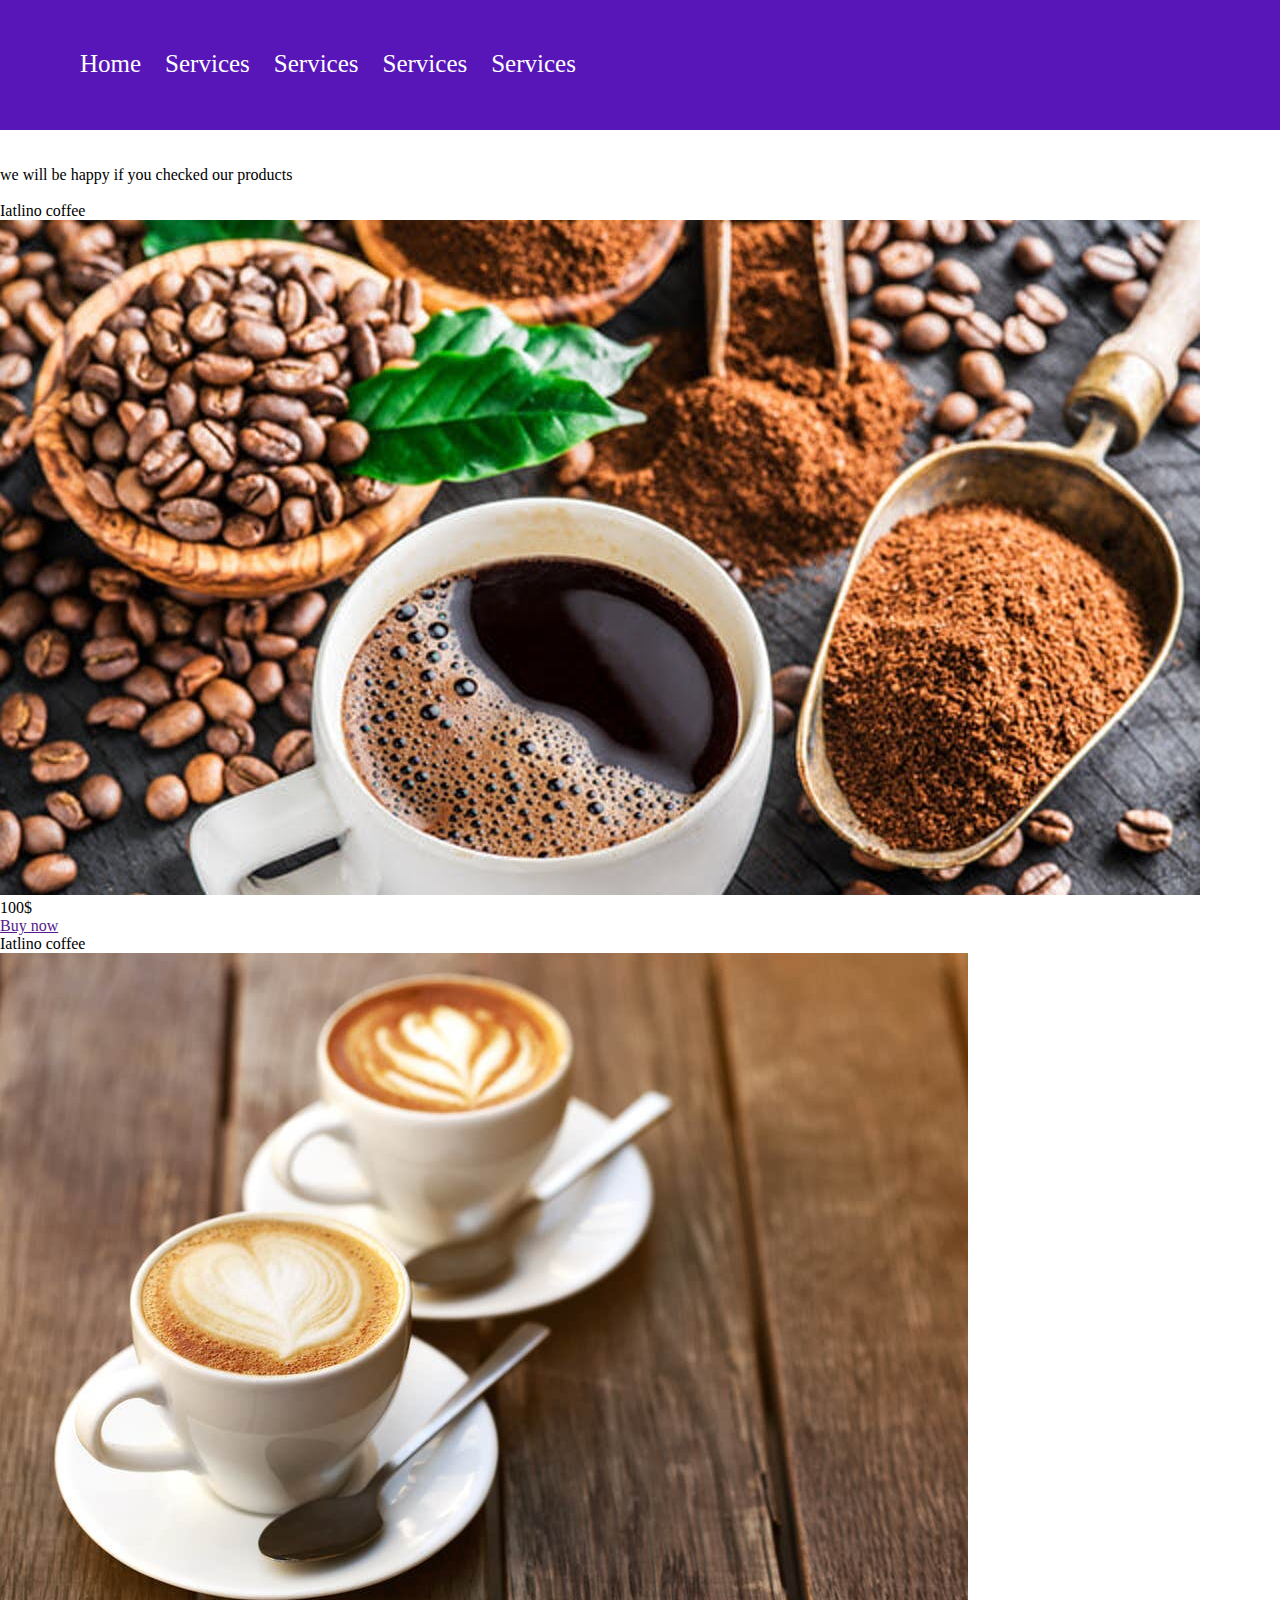
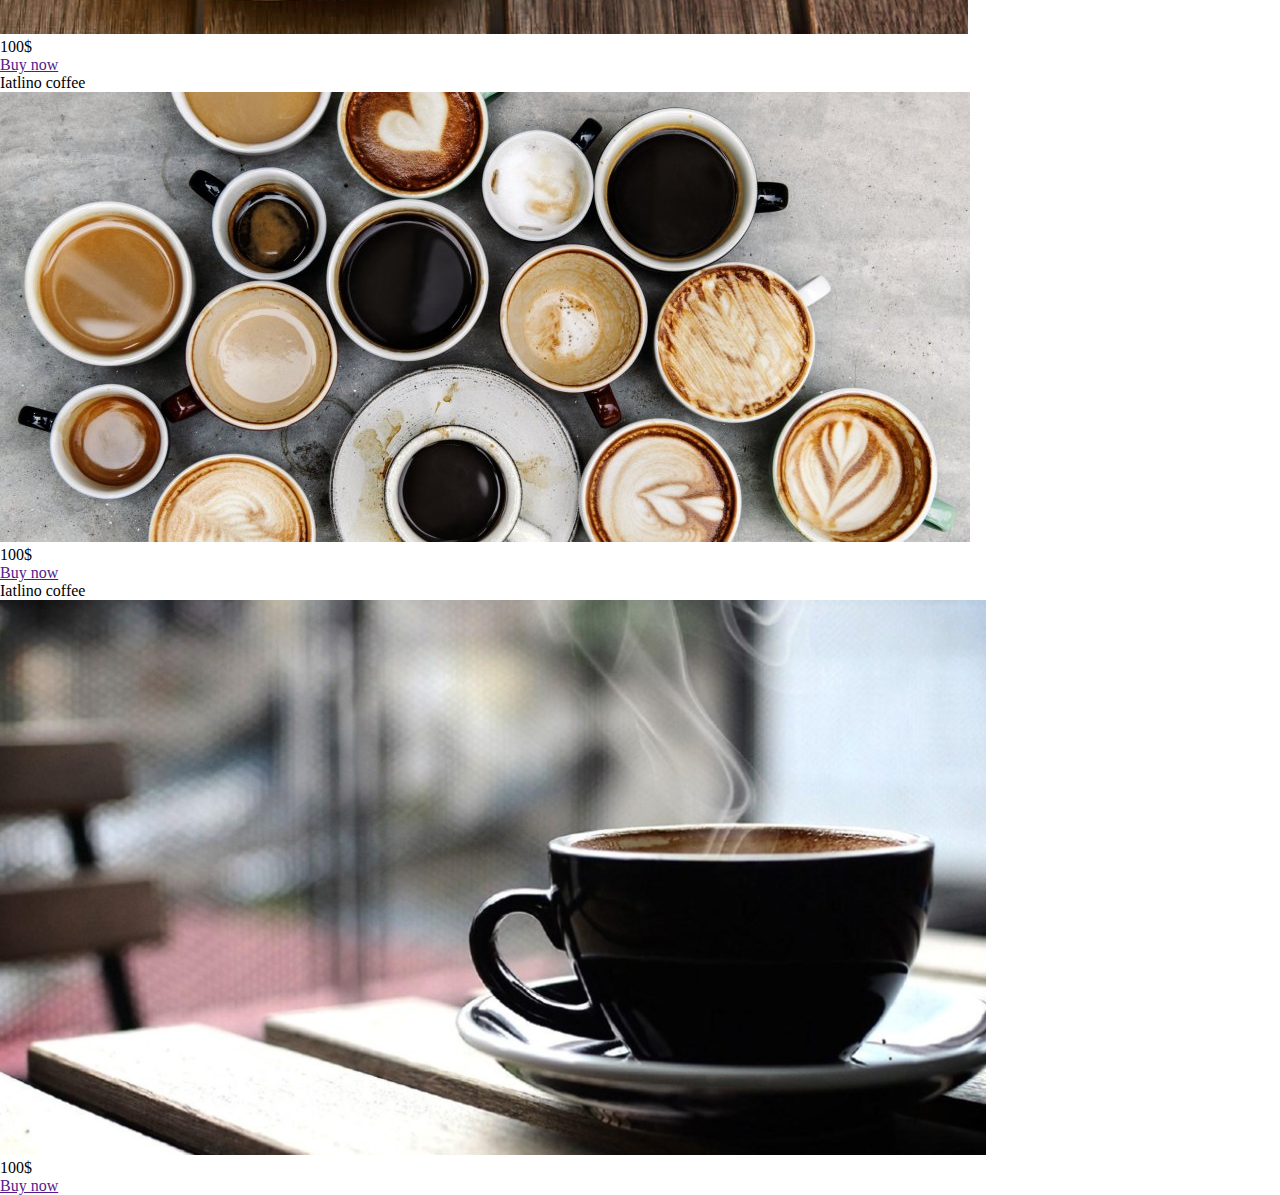
<file: task 5/index.html>
<!DOCTYPE html>
<html lang="en">
<head>
    <meta charset="UTF-8">
    <meta name="viewport" content="width=device-width, initial-scale=1.0">
    <title>Document</title>
    <link rel="stylesheet" href="css/style.css">
</head>
<body>
    <section class="navbar">
        <ul>
<li> <a href="#">home</a></li>
<li> <a href="#">services</a></li>
<li> <a href="#">services</a></li>
<li> <a href="#">services</a></li>
<li> <a href="#">services</a></li>
        </ul>
        </section>
        <br>
    <section class="header">
    </section>
    <br>
    <section class="products">
    <p> we will be happy if you checked our products</p>
    <br>
    <div class="pro pro1">
        <p class="title">Iatlino coffee </p>
<image src="images/2.jpeg" alt="">
<p class="desc">100$</p>
<a href = "">Buy now</a>
    </div>

    <div class="pro pro2">
        <p class="title">Iatlino coffee </p>
<image src="images/3.jpg" alt="">
<p class="desc">100$</p>
<a href = "">Buy now</a>
    </div>

    <div class="pro pro3">
        <p class="title">Iatlino coffee </p>
<image src="images/4.jpg" alt="">
<p class="desc">100$</p>
<a href = "">Buy now</a>
    </div>

    <div class="pro pro4">
        <p class="title">Iatlino coffee </p>
<image src="images/5.PNG" alt="">
<p class="desc">100$</p>
<a href = "">Buy now</a>
    </div>
    </section>
</body>
</html>
</file>
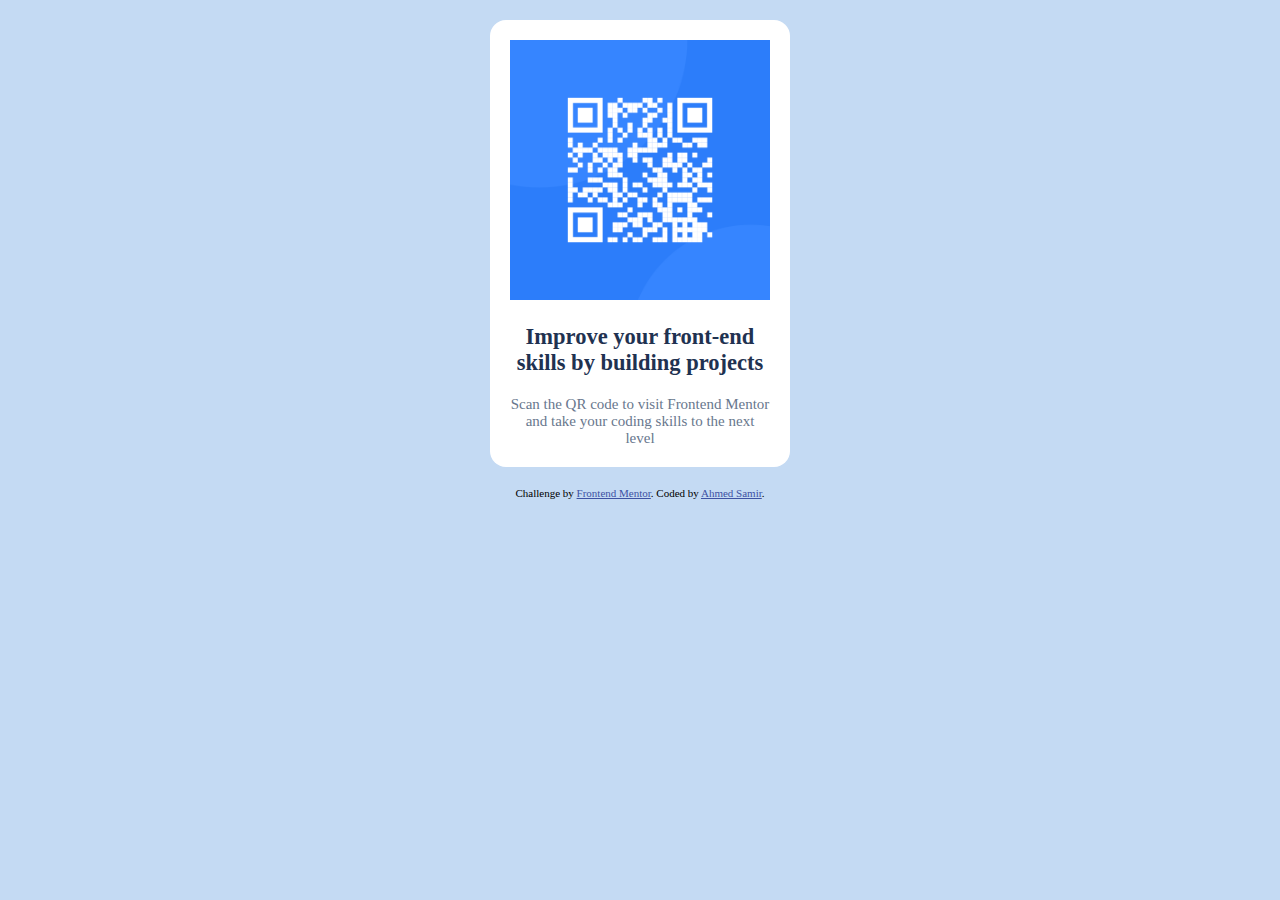
<file: task3/index.html>
<!DOCTYPE html>
<html lang="en">
<head>
  <meta charset="UTF-8">
  <meta name="viewport" content="width=device-width, initial-scale=1.0"> <!-- displays site properly based on user's device -->

  <link rel="icon" type="image/png" sizes="32x32" href="./images/favicon-32x32.png">
  
  <title>Frontend Mentor | QR code component</title>
  <link rel="stylesheet" href="css/main.css">

  <!-- Feel free to remove these styles or customise in your own stylesheet 👍 -->
  <style>
    .attribution { font-size: 11px; text-align: center; }
    .attribution a { color: hsl(228, 45%, 44%); }
  </style>
</head>
<body>
<div class="container">
<img src="images/image-qr-code.png" alt="">
<h1> Improve your front-end skills by building projects</h1>
<p>  Scan the QR code to visit Frontend Mentor and take your coding skills to the next level</p>
</div>
  <div class="attribution">
    Challenge by <a href="https://www.frontendmentor.io?ref=challenge" target="_blank">Frontend Mentor</a>. 
    Coded by <a href="#">Ahmed Samir</a>.
  </div>
</body>
</html>
</file>
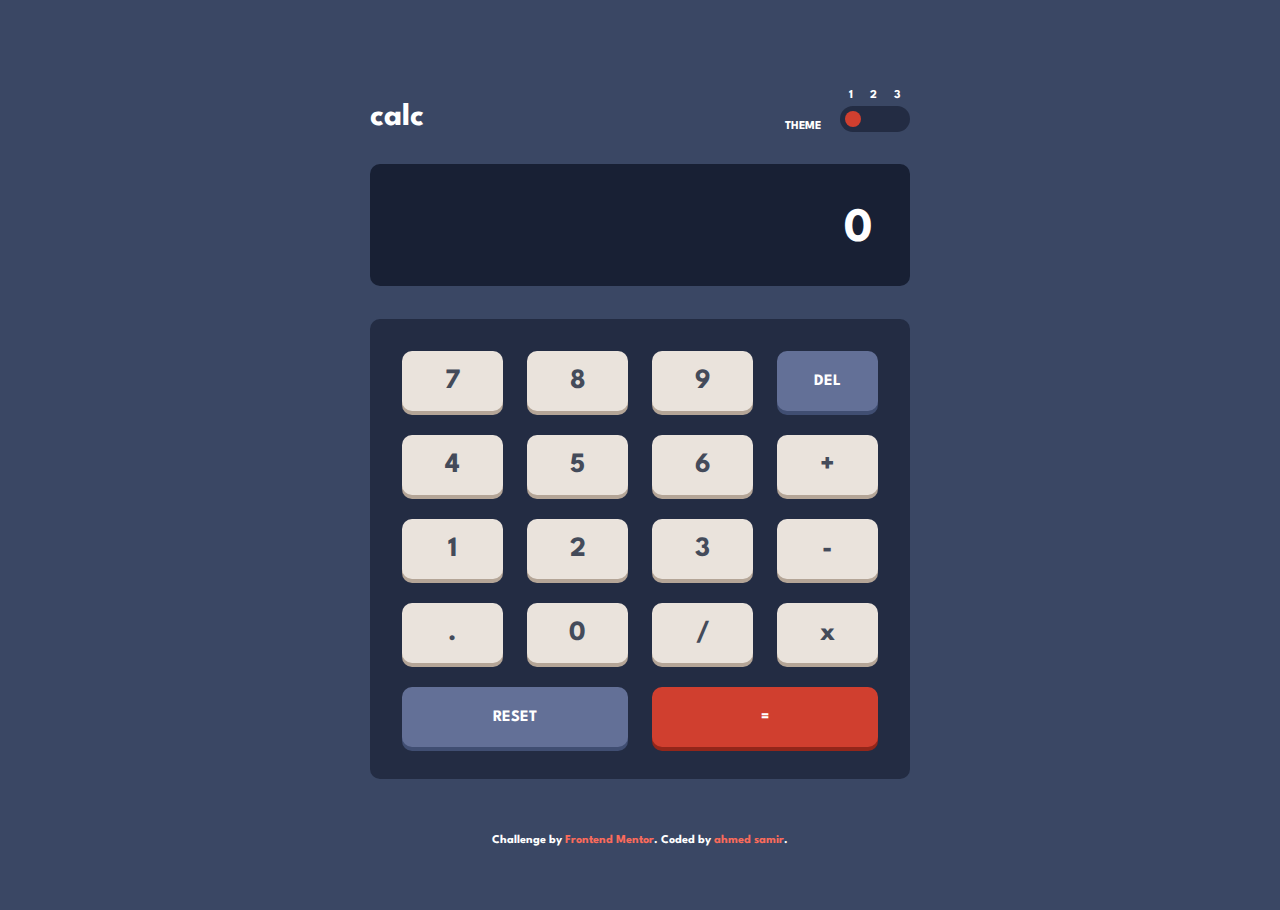
<file: task4/index.html>
<!DOCTYPE html>
<html lang="en">

<head>
  <meta charset="UTF-8">
  <meta name="viewport" content="width=device-width, initial-scale=1.0">
  <link rel="preconnect" href="https://fonts.gstatic.com">
  <link href="https://fonts.googleapis.com/css2?family=Spartan:wght@700&display=swap" rel="stylesheet">
  <link rel="icon" type="image/png" sizes="32x32" href="./images/favicon-32x32.png">
  <link rel="stylesheet" href="style.css">
  <title>Frontend Mentor | Calculator app</title>
</head>

<body>
  <div class="container">
    <div class="header">
      <h1 class="title">calc</h1>
      <p class="theme">THEME</p>
      <div class="theme-numbers">
        <span>1</span>
        <span>2</span>
        <span>3</span>
      </div>
      
      <div class="switch-toggle switch-3 switch-candy">

        <input id="theme1" name="state-d" type="radio" />
        <label for="theme1" class="toggle"></label>

        <input id="theme2" name="state-d" type="radio" />
        <label for="theme2" class="toggle"></label>

        <input id="theme3" name="state-d" type="radio" />
        <label for="theme3" class="toggle"></label>

      </div>
    </div>  
    
    <div class="container-display">
      <p class="display" id="display">0</p>
    </div>
    <div class="keyboard">
      <button class="btn">7</button>
      <button class="btn">8</button>
      <button class="btn">9</button>
      <button class="btn btn-function-key" aria-label="delete">DEL</button>
      <button class="btn">4</button>
      <button class="btn">5</button>
      <button class="btn">6</button>
      <button class="btn" aria-label="addition">+</button>
      <button class="btn">1</button>
      <button class="btn">2</button>
      <button class="btn">3</button>
      <button class="btn" aria-label="subtract">-</button>
      <button class="btn" aria-label="decimal">.</button>
      <button class="btn">0</button>
      <button class="btn" aria-label="divide">/</button>
      <button class="btn" aria-label="multiply">x</button>
      <button class="btn btn-function-key btn-reset-key" >RESET</button>
      <button class="btn btn-equal-key" aria-label="equals">=</button>
    </div> 
  </div> 

  <div class="attribution">
    <div>Challenge by <a href="https://www.frontendmentor.io?ref=challenge" target="_blank" rel="noopener">Frontend Mentor</a>.</div>
    <div>Coded by <a href="ahmed.aboraya2004@gmail.com">ahmed samir</a>.</div>
  </div>
  
  <script src="scalculator.js"></script>
</body>

</html>
</file>
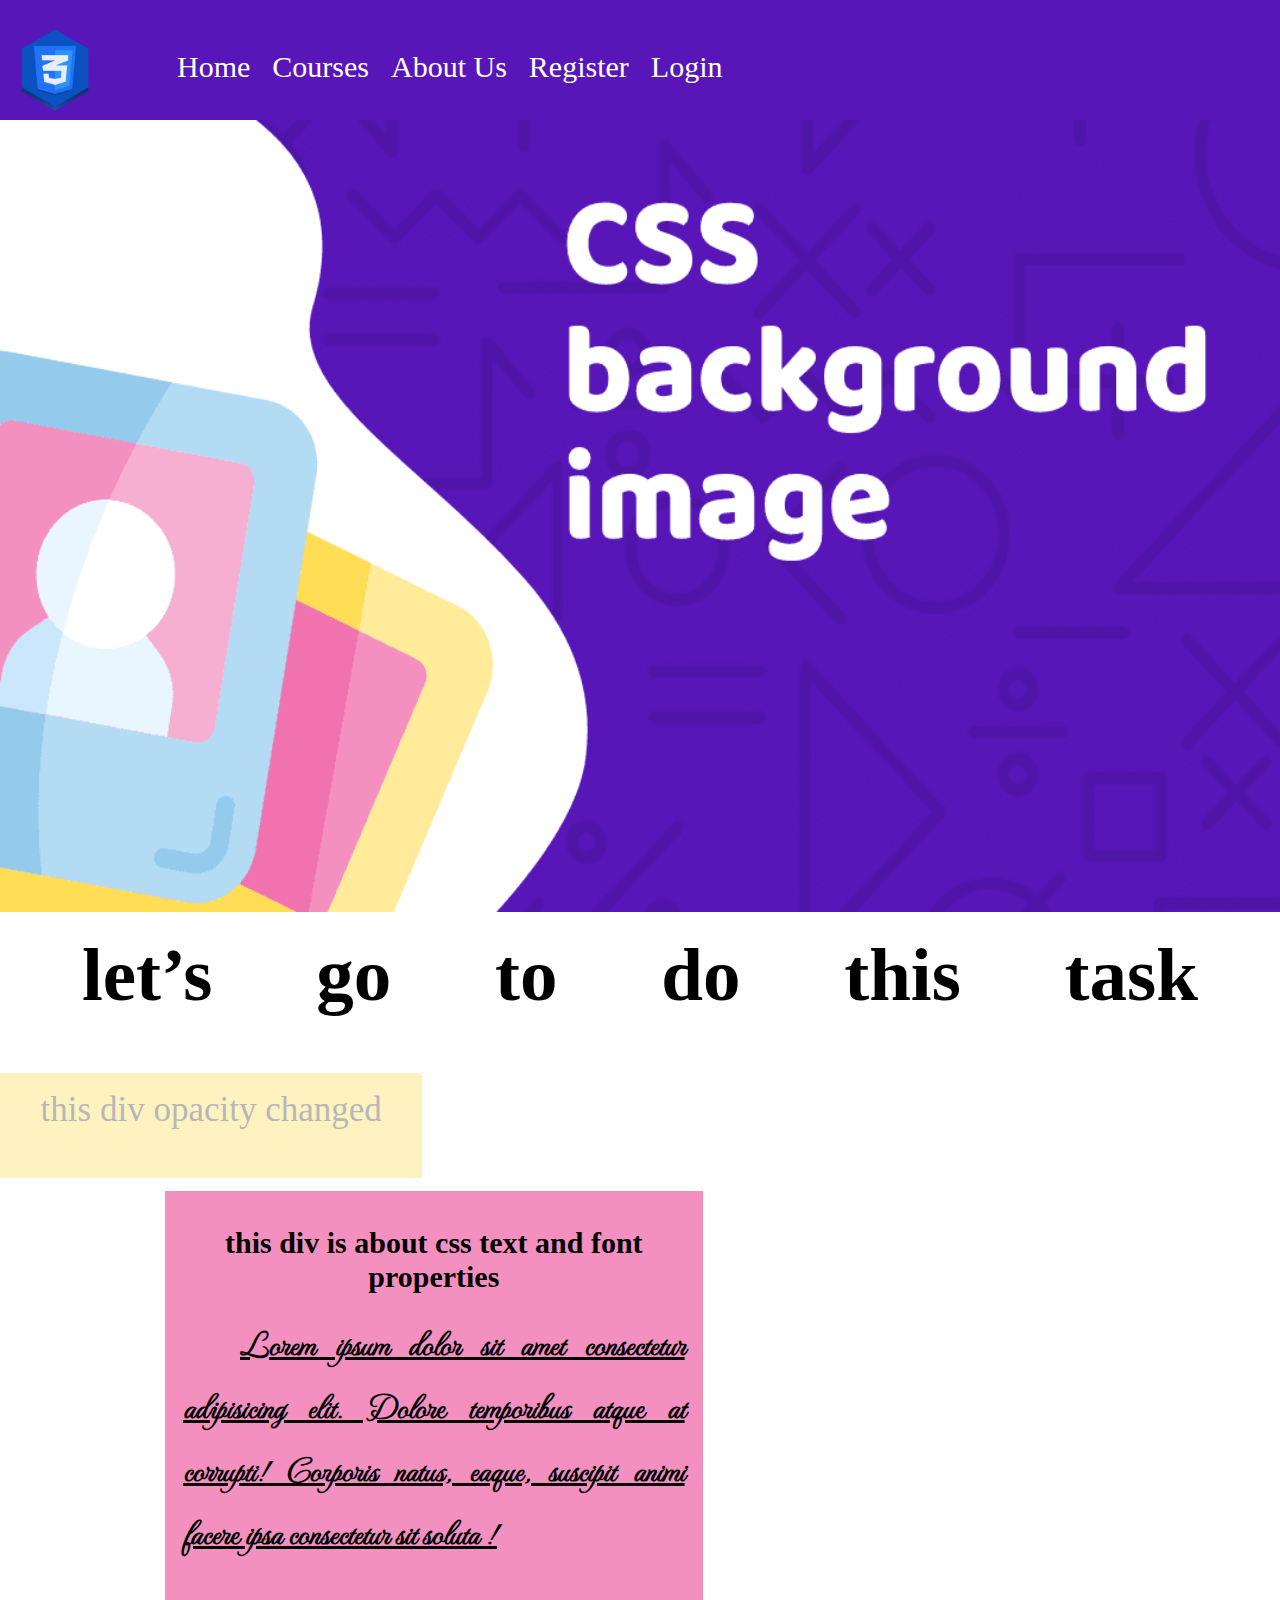
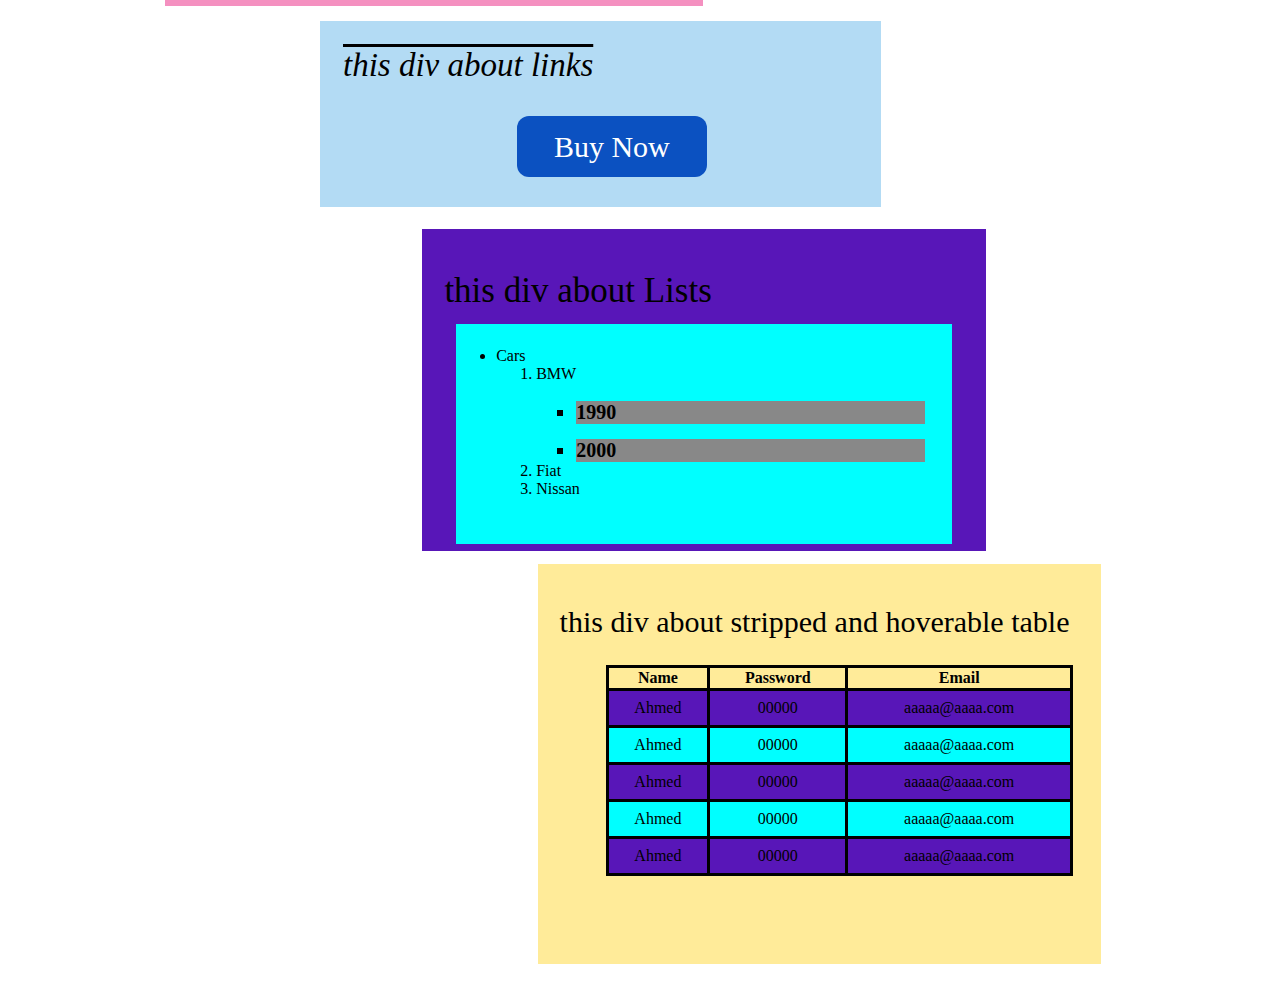
<file: task7/index.html>
<!DOCTYPE html>
<html lang="en">

<head>
    <meta charset="UTF-8">
    <meta name="viewport" content="width=device-width, initial-scale=1.0">
    <title>Document</title>
    <link rel="stylesheet" href="css/style.css">
    <link rel="preconnect" href="https://fonts.googleapis.com">
    <link rel="preconnect" href="https://fonts.gstatic.com" crossorigin>
    <link href="https://fonts.googleapis.com/css2?family=MonteCarlo&display=swap" rel="stylesheet">
</head>
<body>
    <nav class="navbar">
        <img src="images/logo.png" alt="logo">
    
        <ul>
           <li ><a href=" ">Home</a></li> 
            <li><a href=" ">Courses</a></li>
            <li><a href=" ">About Us</a></li>
            <li><a href=" ">Register</a></li>
            <li><a href=" ">Login</a></li>
        </ul>
    </nav>
    <section class="backimg">

    </section>
    <h3>let’s go to do this task</h3>
    <div class="orange">this div opacity changed</div>
    <div class="pink">
        <h4>this div is about css text and font properties </h4>

        <p>Lorem ipsum dolor sit amet consectetur adipisicing elit. Dolore temporibus atque at corrupti! Corporis natus,
            eaque, suscipit animi facere ipsa consectetur sit soluta !</p>
    </div>
    <div class="blue">
        <p> this div about links </p>

        <center><a href="">Buy Now</a></center>
    </div>
    <section class="sectionone">
        <p>this div about Lists</p>

        <div class="move">
            <ul class="ulone">
                <li>Cars</li>
                <ol>
                    <li>BMW</li>
                    <ul class="ultwo">
                        <li class="lione">1990</li>
                        <li>2000</li>
                    </ul>
                    <li>Fiat</li>
                    <li>Nissan</li>
                </ol>
            </ul>
        </div>
    </section>
    <div class="orangetwo">
        <p>this div about stripped and hoverable table</p>

        <table>
            <thead>
                <tr>
                    <th>Name</th>
                    <th>Password</th>
                    <th>Email</th>
                </tr>
            </thead>

            <tbody>
                <tr>
                    <td>Ahmed</td>
                    <td>00000</td>
                    <td>aaaaa@aaaa.com</td>
                </tr>
                <tr>
                    <td>Ahmed</td>
                    <td>00000</td>
                    <td>aaaaa@aaaa.com</td>
                </tr>
                <tr>
                    <td>Ahmed</td>
                    <td>00000</td>
                    <td>aaaaa@aaaa.com</td>
                </tr>
                <tr>
                    <td>Ahmed</td>
                    <td>00000</td>
                    <td>aaaaa@aaaa.com</td>
                </tr>
                <tr>
                    <td>Ahmed</td>
                    <td>00000</td>
                    <td>aaaaa@aaaa.com</td>
                </tr>
            </tbody>

        </table>


    </div>
</body>

</html>
</file>
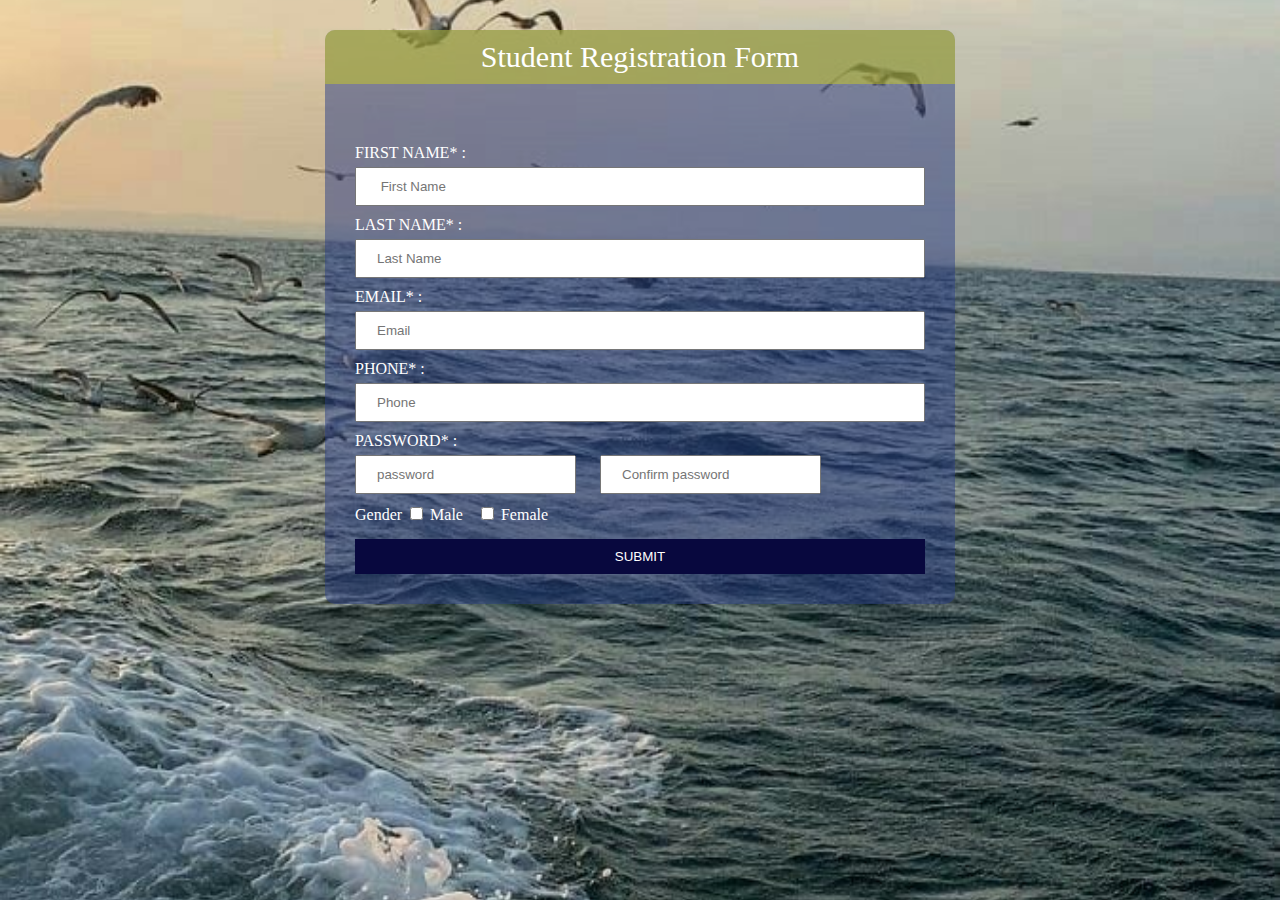
<file: task6/form.html>
<!DOCTYPE html>
<html lang="en">
<head>
    <meta charset="UTF-8">
    <meta http-equiv="X-UA-Compatible" content="IE=edge">
    <meta name="viewport" content="width=device-width, initial-scale=1.0">
    <title>Document</title>
    <link rel="stylesheet" href="css/style.css">
</head>
<body>
    <section class="formContainer">
    <p>Student Registration Form</p>
    <form action="">
        <div>
        <label for="FN" >FIRST NAME* :</label><br>
       <input type="text" id="FN" name="firstname" placeholder=" First Name"> <br>
    </div>
    <div>
       <label for="LN" >LAST NAME* :</label><br>
       <input type="text" id="LN" name="lastname" placeholder="Last Name"><br>
    </div>
    <div>
       <label for="email">EMAIL* :</label><br>
       <input type="email" name="" id="" required placeholder="Email"><br>
    </div>
    <div>
       <label>PHONE* :</label><br>
       <input type="text" id="phone" name="phone" placeholder="Phone"><br>
    </div>
    <div>
       <label for="pass">PASSWORD* :</label><br>
       <input type="password" name="pass" id="password" required placeholder="password">
       <input type="password" name="confirmpass" id="confirmpassword" required placeholder="Confirm password"><br> 
    </div>
    <div>
       <label>Gender</label>
       <input type="checkbox" id="male" name="gender">
       <label class="gender" for="male">Male</label>
       <input type="checkbox" id="female" name="gender">
       <label class="gender" for="female">Female</label><br>
    </div>
       <input type="submit" value="SUBMIT">
    </form>
</section>
</body>
</html>
</file>
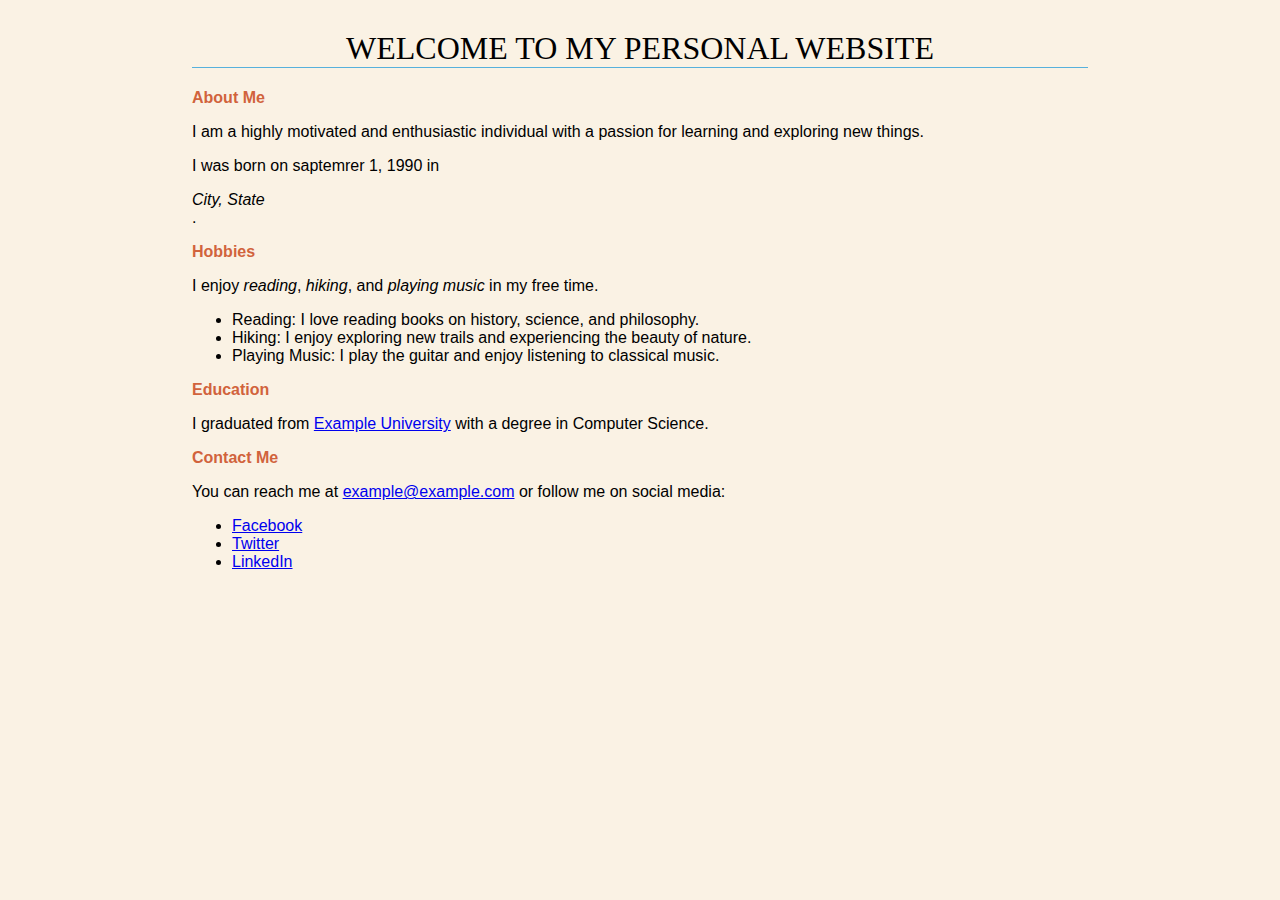
<file: task1/index. html/task1.html>
<!DOCTYPE html>
<html>
<head>
  <meta charset="utf-8">
  <meta name="viewport" content="width=device-width, initial-scale=1.0">
  <meta name="author" content="Your Name">
  <meta name="description" content="Your personal website">
  <meta name="keywords" content="your, name, personal, website">
  <title>Your Name - Personal Website</title>
  <style>
    body {
      background-color: #faf2e4;
      margin: 0 15%;
      font-family: sans-serif;
    }
    h1 {
      text-align: center;
      font-family: serif;
      font-weight: normal;
      text-transform: uppercase;
      border-bottom: 1px solid #57b1dc;
      margin-top: 30px;
    }
    h2 {
      color: #d1633c;
      font-size: 1em;
    }
  </style>
</head>
<body>
  <h1>Welcome to My Personal Website</h1>
  <section>
    <h2>About Me</h2>
    <p>I am a highly motivated and enthusiastic individual with a passion for learning and exploring new things.</p>
    <p>I was born on <time datetime="1990-01-01">saptemrer  1, 1990</time> in <address>City, State</address>.</p>
  </section>
  <section>
    <h2>Hobbies</h2>
    <p>I enjoy <em>reading</em>, <em>hiking</em>, and <em>playing music</em> in my free time.</p>
    <ul>
      <li>Reading: I love reading books on history, science, and philosophy.</li>
      <li>Hiking: I enjoy exploring new trails and experiencing the beauty of nature.</li>
      <li>Playing Music: I play the guitar and enjoy listening to classical music.</li>
    </ul>
  </section>
  <section>
    <h2>Education</h2>
    <p>I graduated from <a href="https://www.example.com">Example University</a> with a degree in Computer Science.</p>
  </section>
  <section>
    <h2>Contact Me</h2>
    <p>You can reach me at <a href="mailto:example@example.com">example@example.com</a> or follow me on social media:</p>
    <ul>
      <li><a href="https://www.facebook.com/example">Facebook</a></li>
      <li><a href="https://www.twitter.com/example">Twitter</a></li>
      <li><a href="https://www.linkedin.com/in/example">LinkedIn</a></li>
    </ul>
  </section>
</body>
</html>
</file>
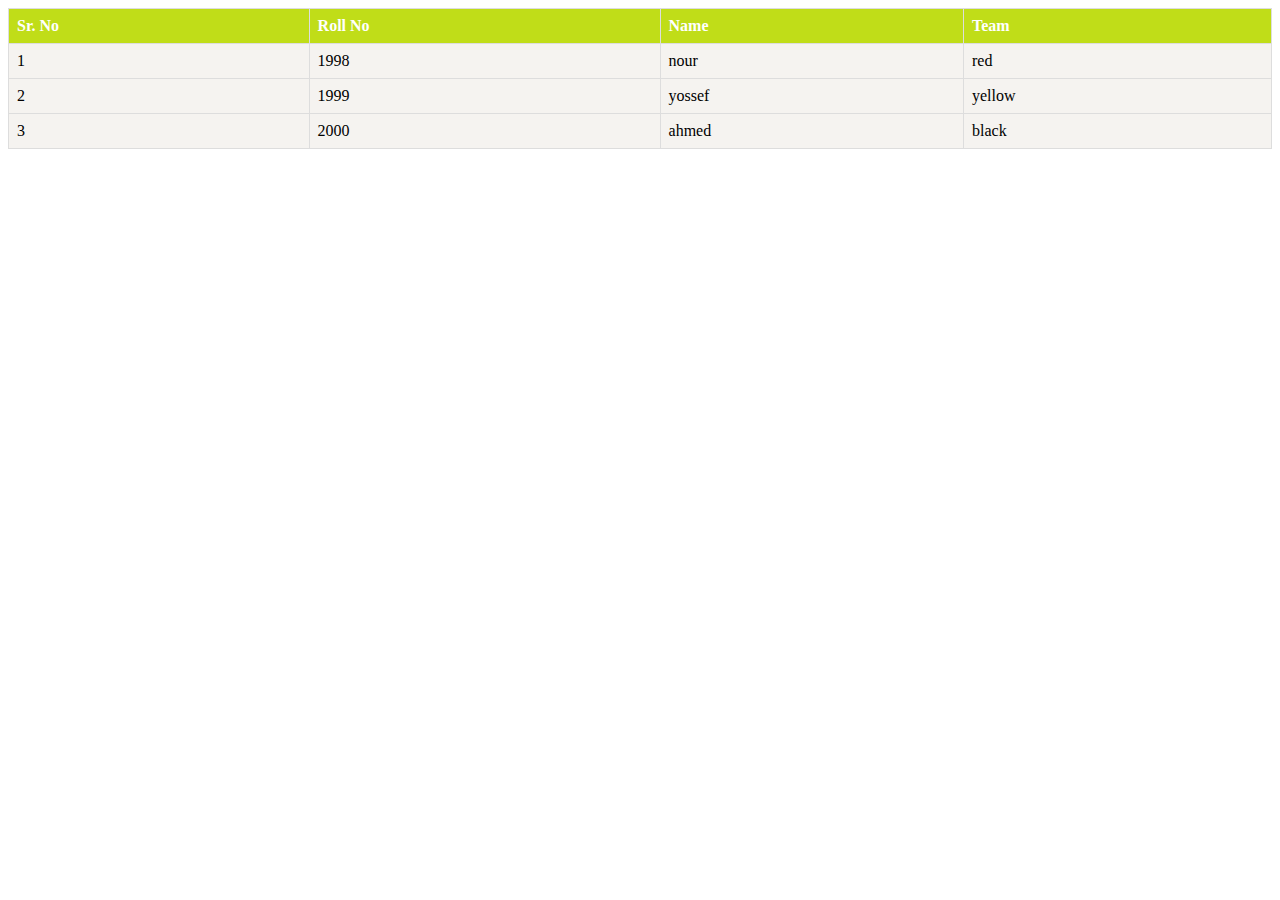
<file: task2/task2.html/task.html>
<!DOCTYPE html>
<html>
<head>
<style>
table {
  
  border-collapse: collapse;
  width: 100%;
}

td, th {
  border: 1px solid #ddd;
  text-align: left;
  padding: 8px;
}

tr {
  background-color: #f2f2f2;
}

tr{
  background-color: rgb(245, 243, 240);
}

th {
  background-color: rgb(192, 221, 24);
  color: white;
}
</style>
</head>
<body>

<table>
  <tr>
    <th>Sr. No</th>
    <th>Roll No</th>
    <th>Name</th>
    <th>Team</th>
  </tr>
  <tr>
    <td>1</td>
    <td>1998</td>
    <td>nour</td>
    <td>red</td>
  </tr>
  <tr>
    <td>2</td>
    <td>1999</td>
    <td>yossef</td>
    <td>yellow</td>
  </tr>
  <tr>
    <td>3</td>
    <td>2000</td>
    <td>ahmed</td>
    <td>black</td>
  </tr>
</table>

</body>
</html>
</file>
<file: task 5/css/style.css>
* {
    margin: 0;

}
.navbar {
    background-color: #5816b8;
    width: 100%;
    height: 130px;
}

.navbar img {
    display: inline-block;
    height: 100px;
    width: 100px;
    vertical-align: middle;
    padding-left: 20px;
    padding-bottom: 10px;
    padding: 0px 0px 5px 12px;

}
.navbar ul {
    list-style-type: none;
    padding-left: 60px;
    display: inline-block;
    padding-top: 50px;

}

.navbar ul li {
    display: inline-block;
}
.navbar ul li a {
    text-decoration: none;
    color: #fff;
    font-size: 25px;
    margin-left: 20px;
    text-transform: capitalize;

}
.backimg {
    height: 90vh;
    background: url(images/bck.png) no-repeat;
    background-size: 100% 90vh;

}
h3 {
    text-align: center;
    padding-top: 20px;
    word-spacing: 80px;
    font-size: 80px;
}
.orange {
    width: 35%;
    margin-left: 20px;
    background-color: #ffeb99;
    opacity: 0.7;
    height: 90px;
    text-align: center;
    color: #888;
    font-size: 32px;
    margin-top: 60px;
    padding-top: 20px;
    margin-left: 0;
  
}
.pink {
    background-color: #f490c0;
    width: 40%;
    margin-top: 15px;
    margin-left: 170px;
    text-align: justify;
}
.pink h4 {

    text-align: center;
    padding-top: 40px;
    font-size: 25px;
    padding-bottom: 15px;
}
.pink p {
    padding-left: 20px;
    padding-right: 20px;
    font-family: 'MonteCarlo', cursive;
    font-size: 35px;
    font-weight: 500;
    text-decoration: underline;
    padding-bottom: 40px;
    text-indent: 60px;
    line-height: 65px;
}
.blue {
    background-color: #B3DBF4;
    width: 40%;
    height: 140px;
    margin-top: 13px;
    margin-left: 20%;
    padding-left: 25px;
    padding-top: 30px;
}
.blue p {
    text-decoration: overline;
    font-size: 30px;
    font-weight: 600;
    font-style: italic;
    padding-bottom: 50px;

}

.blue a {
    text-decoration: none;
    text-align: center;
    color: #fff;
    background-color: #0B51C1;
    padding: 10px 40px;
    border-radius: 10px;
    margin-bottom: 70px;
    font-weight: 400;
    font-size: 25px;
}
.sectionone {
    background-color: #5816b8;
    width: 40%;
    height: 320px;
    margin-top: 20px;
    margin-left: 27%;

}
.sectionone p {
    padding-left: 20px;
    padding-top: 40px;
    font-size: 30px;
    font-weight: 600;
}
.move {

    background-color: cyan;
    width: 90%;
    height: 200px;
    box-sizing: border-box;
    margin: 15px auto;
}
.ulone {
    padding-top: 20px;
}
.ultwo {
    list-style-type: square;
}

.ultwo li {
    width: 95%;
    background-color: #888;
    font-size: 18px;
    font-weight: 500;

}
.lione {
    margin-top: 20px;
    margin-bottom: 20px;
}
.orangetwo {
    background-color: #ffeb99;
    width: 40%;
    height: 300px;
    margin-top: 15px;
    margin-left: 40%;
    margin-bottom: 20px;

}
.orangetwo p {
    padding-left: 20px;
    padding-top: 40px;
    font-size: 23px;
    font-weight: 500;
}
table {
    width: 80%;
    height: 200px;
    margin: 30px 30px 50px 70px;
    text-align: center;
}
table,
th,
tr,
td {
    border: 3px solid black;
    border-collapse: collapse;
}

table tbody tr:nth-child(even) {
    background-color: cyan;
}
table tbody tr:nth-child(odd) {
    background-color: #5816b8;
}
</file>
<file: task3/css/main.css>
*{
-webkit-box-sizing: border-box;
-moz-box-sizing: border-box;
box-sizing: border-box;
padding: 0%;
margin: 0%;
}
root{
    --White: hsl(0, 0%, 100%);
    --Light-gray: hsl(212, 66%, 86%);
    --Grayish-biue: hsl(216, 15%, 48%);
     --Dark-blue:hsl(218, 44%, 22%);

}

body{
    background-color :hsl(212, 66%, 86%);
    font-size: 15px;
     display: flex;
    flex-direction: column;
    align-items: center;
    justify-content: center;
    margin: 1.25rem;
    height: calc(100vh-1px);

}
.container{
    background-color: hsl(0, 0%, 100%);
    padding: 1.25rem;
    margin-bottom: 1.25rem;
    border-radius: 1rem;
    box-shadow: 5px 5px 5px rgba(red, green, blue, alpha)
}
.container  img{
    max-width: 100%;
    margin-bottom: 1.25rem;
}
.container h1{
    text-align: center;
    color:hsl(218, 44%, 22%);
    margin-bottom: 1.25rem;
    font-size: 1.5em;
}
.container p{
    text-align: center;
    color: hsl(216, 15%, 48%);
}
.container{
    width: 300px;
}
</file>
<file: task4/style.css>
html[data-theme="theme1"] {
    --main-bg-color: hsl(222, 26%, 31%);
    --keypad-toggle-bg-color: hsl(223, 31%, 20%);
    --screen-bg-color: hsl(224, 36%, 15%);
    --screen-text-color: #fff;
    --function-key-bg-color: hsl(225, 21%, 49%);
    --function-key-bg-color-hover: #A2B2E1;
    --function-key-shadow-color: hsl(224, 28%, 35%);
    --equal-key-bg-color: hsl(6, 63%, 50%);
    --equal-key-bg-color-hover: #F96B5B;
    --equal-key-shadow-color: hsl(6, 70%, 34%);
    --primary-key-bg-color: hsl(30, 25%, 89%);
    --primary-key-bg-color-hover: #fff;    
    --primary-key-shadow-color: hsl(28, 16%, 65%);
    --text-primary-color: hsl(221, 14%, 31%);
    --text-secondary-color: #fff;
    --text-function-key-color: #fff;
    --text-equal-key-color: #fff;
}

html[data-theme="theme2"] {
    --main-bg-color: hsl(0, 0%, 90%);
    --keypad-toggle-bg-color: hsl(0, 5%, 81%);
    --screen-bg-color: hsl(0, 0%, 93%);
    --screen-text-color: hsl(60, 10%, 19%);
    --function-key-bg-color: hsl(185, 42%, 37%);
    --function-key-bg-color-hover: #62B5BC;
    --function-key-shadow-color: hsl(185, 58%, 25%);
    --equal-key-bg-color: hsl(25, 98%, 40%);
    --equal-key-bg-color-hover: #FF8A38;
    --equal-key-shadow-color: hsl(25, 99%, 27%);
    --primary-key-bg-color: hsl(45, 7%, 89%);
    --primary-key-bg-color-hover: #fff;
    --primary-key-shadow-color: hsl(35, 11%, 61%);
    --text-primary-color: hsl(60, 10%, 19%);
    --text-secondary-color: hsl(0, 0, 100%);
    --text-function-key-color: #fff;
    --text-equal-key-color: #fff;
}


html[data-theme="theme3"] {
    --main-bg-color: hsl(268, 75%, 9%);
    --keypad-toggle-bg-color: hsl(268, 71%, 12%);
    --screen-bg-color: hsl(268, 71%, 12%);
    --screen-text-color: hsl(52, 100%, 62%);
    --function-key-bg-color: hsl(281, 89%, 26%);
    --function-key-bg-color-hover: #8631AF;
    --function-key-shadow-color: hsl(285, 91%, 52%);
    --equal-key-bg-color: hsl(176, 100%, 44%);
    --equal-key-bg-color-hover: #93FFF8;
    --equal-key-shadow-color: hsl(177, 92%, 70%);
    --primary-key-bg-color: hsl(268, 47%, 21%);
    --primary-key-bg-color-hover: #6C34AC;
    --primary-key-shadow-color: hsl(290, 70%, 36%);
    --text-primary-color: hsl(52, 100%, 62%);
    --text-secondary-color: hsl(198, 20%, 13%);
    --text-white-color: #fff;
    --text-function-key-color: #fff;
    --text-equal-key-color: #000;
}


body {
    font-family: 'Spartan', sans-serif;
    font-size: 1rem;
    font-weight: 700;
    color: var(--white-color);
    background-color: var(--main-bg-color);
    margin: 4em auto;
}

h1,
h2,
p,
button,
input {
    margin: 0;
    padding: 0;
    font-family: 'Spartan', sans-serif;
    font-weight: 700;
}

h1 {
    font-size: 2rem;
}

p,
span {
    font-size: .75rem;
}

.display {
    font-size: 2rem;
    text-align: right;
    color: var(--text-primary-color);
}

button {
    font-size: 1.75rem;
    cursor: pointer;
}

label {
    cursor: pointer;
}

.btn-function-key,
.btn-equal-key {
    font-size: 1rem;
}


.header {
    color: var(--text-primary-color);
    display: grid;
    grid-template-columns: 100px auto 71px;
    grid-template-rows: 18px 26px;
    grid-template-areas:
        "title . theme-numbers"
        "title theme switch-toggle";
}

.title {
    grid-area: title;
    display: flex;
    align-items: flex-end;
}

.theme {
    place-self: end;
    margin-right: 1.5em;
    grid-area: theme;
}

.theme-numbers {
    grid-area: theme-numbers;
    place-self: end;
    width: 71px;
    display: flex;
    justify-content: space-evenly;
    box-sizing: border-box;
    margin-bottom: 5px;
}

.theme-numbers span {
    padding: 0 7px;
}

.switch-toggle {
    grid-area: switch-toggle;
    place-self: end;
    display: flex;
    justify-content: space-between;
    padding: 5px 2px;
    box-sizing: border-box;
    background: var(--keypad-toggle-bg-color);
    border-radius: 50px;
    width: 70px;
    padding: 5px;
}

.switch-toggle input {
    display: flex;
    justify-content: space-evenly;
    display: none;
}

.toggle {
    background-color: var(--equal-key-bg-color);
    color: var(--equal-key-bg-color);
    height: 16px;
    width: 16px;
    border-radius: 50%;
    opacity: 0;
}

.toggle:hover {
    filter: brightness(1.33);
}

.toggled-on {
    opacity: 1;
}


.container {
    background: var(--main-bg-color);
    color: var(--screen-text-color);
    padding: 1.5em;
    max-width: 540px;
    display: grid;
    grid-template-columns: minmax(327px, auto);
    grid-template-areas:
        "header"
        "display"
        "keyboard";
}

.header {
    grid-area: header;
    color: var(--screen-text-color);
    margin-bottom: 2em;
}

.container-display {
    grid-area: display;
    width: 100%;
    
}

.display {
    background: var(--screen-bg-color);
    color: var(--screen-text-color);
    box-sizing: border-box;
    padding: .9em .8em .7em .8em;
    margin-bottom: .7em;
    width: 100%;
    border-radius: 10px;
    overflow: auto;
}

.keyboard {
    grid-area: keyboard;
    background: var(--keypad-toggle-bg-color);
    display: grid;
    grid-template-columns: repeat(4, minmax(60px, 1fr));
    grid-template-rows: repeat(5, minmax(60px, 1fr));
    gap: 1em;
    padding: 1.6em;
    border-radius: 10px;
    justify-content: center;
}

.btn {
    border-radius: 10px;
    outline: none;
    border: none;
    background: var(--primary-key-bg-color);
    box-shadow: 0 4px 0 0 var(--primary-key-shadow-color);
    color: var(--text-primary-color);
}

.btn:hover,
.btn:focus {
    background: var(--primary-key-bg-color-hover);
}

.btn-function-key {
    background: var(--function-key-bg-color);
    box-shadow: 0 4px 0 0 var(--function-key-shadow-color);
    color: var(--text-function-key-color);
}
.btn-function-key:hover,
.btn-function-key:focus {
    background: var(--function-key-bg-color-hover);
}

.btn-equal-key {
    grid-column: 3 / 5;
    background: var(--equal-key-bg-color);
    box-shadow: 0 4px 0 0 var(--equal-key-shadow-color);
    color: var(--text-equal-key-color);
}

.btn-equal-key:hover,
.btn-equal-key:focus {
    background: var(--equal-key-bg-color-hover);
}

.btn-reset-key {
    grid-column: 1 / 3;
}

@media (min-width: 400px) {
    .container {
        margin: 2em auto;      
    }

    .keyboard {
        gap: 1.25em;
        padding: 2em;
    }

    .display {
        font-size: 2.5rem
    }
}
 
@media (min-width: 450px) {
    .keyboard {
        gap: 1.5em;
        padding: 2em;
    }

    .display {
        font-size: 3rem
    }
    
    .attribution div{
        display: inline;
    }
}

.attribution {
    font-size: 12px;
    text-align: center;
    color: var(--screen-text-color);
}

.attribution div {
    margin-bottom: 1em;
}

.attribution a {
    color: var(--equal-key-bg-color-hover);
    text-decoration: none;
}

.attribution a:hover {
    color: var(--text-function-key-color);
    background-color: var(--function-key-bg-color);
    padding: .5em;
    border-radius: 10px;
}
</file>
<file: task7/css/style.css>
* {
    margin: 0;
}
.navbar {
    width: 100%;
    height: 120px;
    background-color: #5816b8;
}
.navbar img {
    height: 90px;
    width: 90px;
    display: inline-block;
     padding: 0px 0px 6px 10px;
    vertical-align: middle;
}
.navbar ul {
    padding-left: 55px;
    padding-top: 50px;
    list-style-type: none;
    display: inline-block;
}
.navbar ul li {
    display: inline-block;
}
.navbar ul li a {
    color: #fff;
    text-decoration: none;
    font-size: 30px;
    margin-left: 18px;
}
.backimg {
    background: url(../images/bck.png) no-repeat;
    background-size: 100% 88vh;
    height: 88vh;
}
h3 {
    text-align: center;
    font-size: 75px;
    word-spacing: 85px;
    padding-top: 20px;
}
.orange {
    width: 33%;
    height: 88px;
    background-color: #ffeb99;
    color: #888;
    opacity: 0.6;
    text-align: center;
    font-size: 35px;
    padding-top: 17px;
    margin-left: 0;
    margin-top: 55px;
  
}
.pink {
    width: 42%;
    background-color: #f490c0;
    text-align: justify;
    margin-top: 13px;
    margin-left: 165px;
}
.pink h4 {
    text-align: center;
    font-size: 30px;
    padding-top: 35px;
    padding-bottom: 18px;
}
.pink p {
    font-family: 'MonteCarlo', cursive;
    text-decoration: underline;
    font-size: 33px;
    font-weight: 600;
    padding-left: 18px;
    padding-right: 18px;
    padding-bottom: 42px;
    text-indent: 57px;
    line-height: 63px;
}
.blue {
    width: 42%;
    height: 160px;
    background-color: #B3DBF4;
    padding-left: 23px;
    padding-top: 26px;
    margin-top: 15px;
    margin-left: 25%;
}
.blue p {
    font-style: italic;
    text-decoration: overline;
    font-size: 33px;
    font-weight: 500;
    padding-bottom: 46px;

}
.blue a {
    background-color: #0B51C1;
    color: #fff;
    text-decoration: none;
    text-align: center;
    font-weight: 300;
    font-size: 30px;
    padding: 14px 37px;
    border-radius: 12px;
    margin-bottom: 65px;
}
.sectionone {
    width: 44%;
    height: 322px;
    background-color: #5816b8;
    margin-top: 22px;
    margin-left: 33%;

}
.sectionone p {
    font-size: 35px;
    font-weight: 500;
    padding-left: 22px;
    padding-top: 42px;
}
.move {
    width: 88%;
    height: 220px;
    background-color: cyan;
    box-sizing: border-box;
    margin: 13px auto;
}
.ulone {
    padding-top: 23px;
}
.ultwo {
    list-style-type: square;
}

.ultwo li {
    width: 93%;
    background-color: #888;
    font-size: 20px;
    font-weight: 600;

}
.lione {
    margin-top: 18px;
    margin-bottom: 15px;
}
.orangetwo {
    width: 44%;
    height: 400px;
    background-color: #ffeb99;
    margin-top: 13px;
    margin-left: 42%;
    margin-bottom: 18px;

}
.orangetwo p {
    font-size: 30px;
    font-weight: 500;
    padding-left: 22px;
    padding-top: 41px;
}
table {
    width: 83%;
    height: 211px;
    text-align: center;
    margin: 26px 25px 53px 68px
}
table,th,tr,td {
    border: 3px solid black;
    border-collapse: collapse;
}
table tbody tr:nth-child(even) {
    background-color: cyan;
}
table tbody tr:nth-child(odd) {
    background-color: #5816b8;
}
</file>
<file: task6/css/style.css>
body{
    background-position: no-repeat;
background-position: center;
    background-size: cover;  
    background-image: url(../images/WhatsApp\ Image\ 2023-08-07\ at\ 12.21.02\ PM.jpeg);
}

p{
    font-size: 30px;
    padding: 10px 20px;
    border-radius: 10px 10px 0px 0px;
    text-align: center;
    background-color: rgba(212, 212, 21, 0.456);
    color: #fff;
   
}

.formContainer{
    width: 70vh;
    border-radius: 10px;
    background-color: rgba(41, 61, 133, 0.5);
    margin: 30px auto;
    
}

.formContainer div{
    margin-bottom: 10px;
}

form{
    padding: 30px;
}

label{
    color: #fff;
}

label:not(.gender){
    display: inline-block ;
    margin-bottom: 5px; 
}

input:not(input[type=password]):not(input[type=checkbox]){
    width: 100%;
    padding: 10px 20px;
    box-sizing: border-box;
}
input[type=password]{
padding-left: 10px 20px;
}
#password{
padding: 10px 20px;
    margin-right: 20px;
}
#confirmpassword{
    padding: 10px 20px; 
}

input[type=text]:focus,
input[type=email]:focus,
input[type=password]:focus{
    outline: none;
    border: 1px solid black;
}
input[type=submit]{
    border: none;
    background-color: rgb(8, 8, 62);
    color: #fff;
}
.gender{
    margin-right: 10px;
}
</file>
